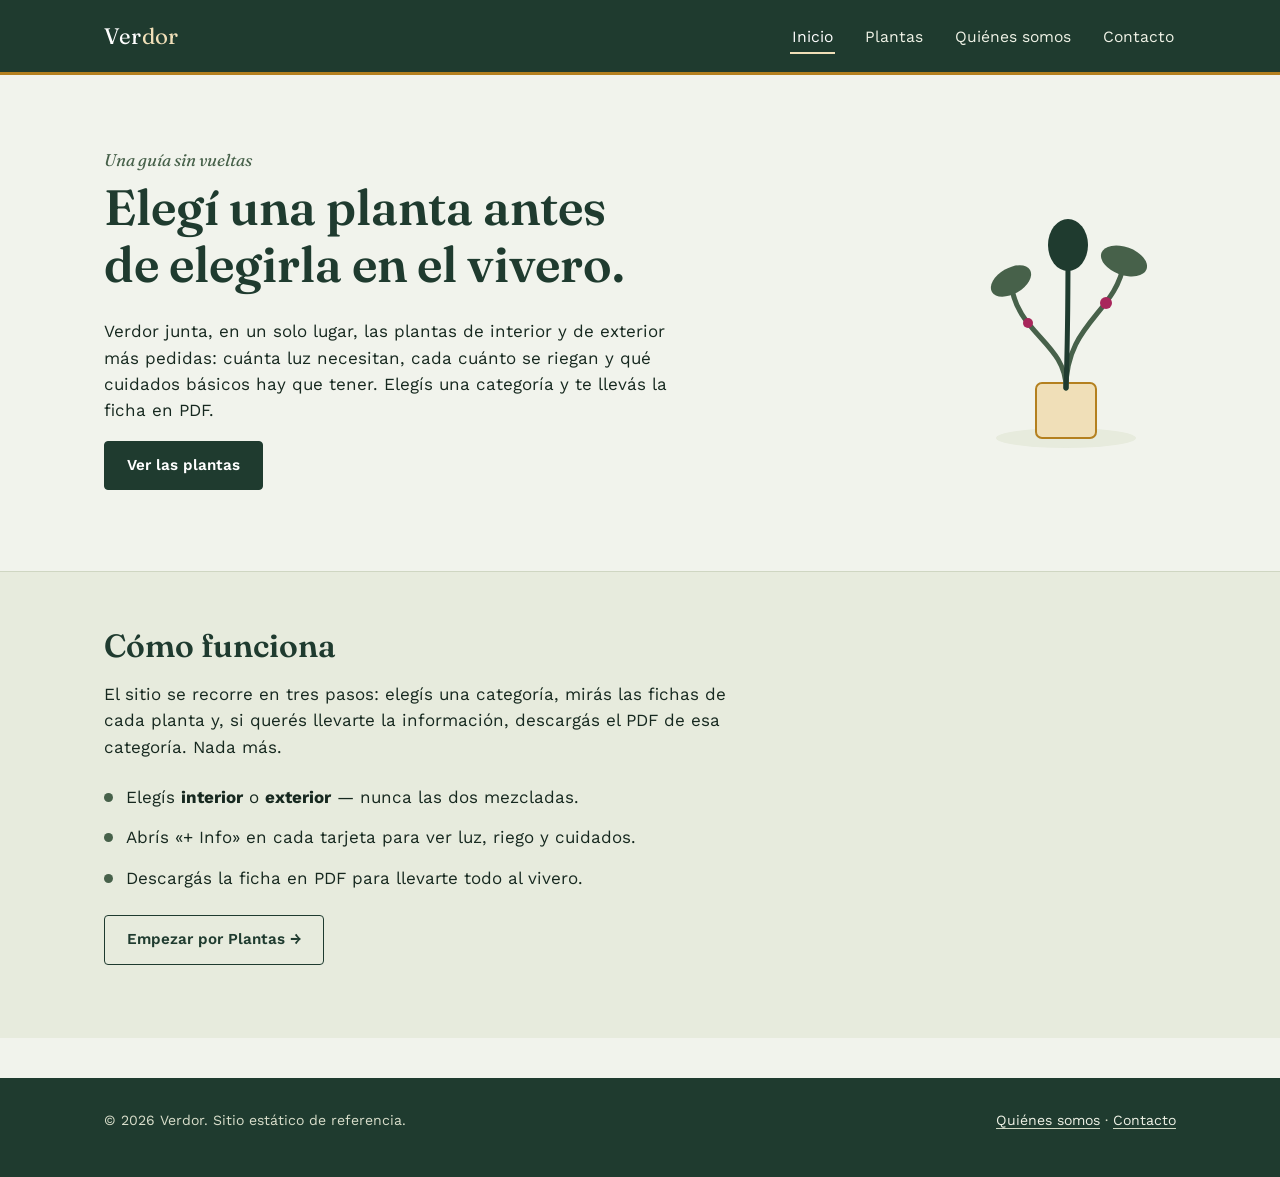
<file: Version de Claude/verdor/index.html>
<!DOCTYPE html>
<html lang="es">
<head>
<meta charset="UTF-8">
<meta name="viewport" content="width=device-width, initial-scale=1.0">
<title>Verdor — Guía de plantas de interior y exterior</title>
<meta name="description" content="Verdor: guía sencilla de plantas de interior y exterior, con fichas descargables en PDF.">
<link rel="preconnect" href="https://fonts.googleapis.com">
<link rel="preconnect" href="https://fonts.gstatic.com" crossorigin>
<link href="https://fonts.googleapis.com/css2?family=Fraunces:opsz,wght@9..144,500;9..144,600&family=Work+Sans:wght@400;500;600&display=swap" rel="stylesheet">
<link rel="stylesheet" href="estilosIA.css">
</head>
<body>

<header class="cabecera">
  <nav class="barra-nav">
    <a class="marca" href="index.html">Ver<span>dor</span></a>
    <input type="checkbox" id="nav-toggle" class="nav-caja">
    <label for="nav-toggle" class="nav-boton">Menú</label>
    <ul class="nav-enlaces">
      <li><a href="index.html" aria-current="page">Inicio</a></li>
      <li><a href="plantas.html">Plantas</a></li>
      <li><a href="quienes-somos.html">Quiénes somos</a></li>
      <li><a href="contacto.html">Contacto</a></li>
    </ul>
  </nav>
</header>

<main>
  <section class="heroe">
    <div class="envoltorio heroe-grilla">
      <div>
        <p class="eyebrow-planta">Una guía sin vueltas</p>
        <h1>Elegí una planta antes de elegirla en el vivero.</h1>
        <p class="medida-texto">Verdor junta, en un solo lugar, las plantas de interior y de exterior más pedidas: cuánta luz necesitan, cada cuánto se riegan y qué cuidados básicos hay que tener. Elegís una categoría y te llevás la ficha en PDF.</p>
        <p class="cta">
          <a class="boton boton-lleno" href="plantas.html">Ver las plantas</a>
        </p>
      </div>
      <div class="heroe-ilustracion" aria-hidden="true">
        <svg viewBox="0 0 220 260" width="220" height="260" xmlns="http://www.w3.org/2000/svg">
          <ellipse cx="110" cy="245" rx="70" ry="10" fill="#E7EBDD"/>
          <rect x="80" y="190" width="60" height="55" rx="6" fill="#F0DFB8" stroke="#B4801F" stroke-width="2"/>
          <path d="M110 195 C 110 150, 60 140, 55 90" stroke="#47614A" stroke-width="5" fill="none" stroke-linecap="round"/>
          <path d="M110 195 C 110 130, 160 120, 168 70" stroke="#47614A" stroke-width="5" fill="none" stroke-linecap="round"/>
          <path d="M110 195 C 112 140, 112 100, 112 55" stroke="#1F3B2F" stroke-width="5" fill="none" stroke-linecap="round"/>
          <ellipse cx="55" cy="88" rx="22" ry="13" fill="#47614A" transform="rotate(-30 55 88)"/>
          <ellipse cx="168" cy="68" rx="24" ry="14" fill="#47614A" transform="rotate(20 168 68)"/>
          <ellipse cx="112" cy="52" rx="20" ry="26" fill="#1F3B2F"/>
          <circle cx="150" cy="110" r="6" fill="#A8265B"/>
          <circle cx="72" cy="130" r="5" fill="#A8265B"/>
        </svg>
      </div>
    </div>
  </section>

  <section class="seccion franja-alt">
    <div class="envoltorio">
      <h2>Cómo funciona</h2>
      <p class="medida-texto">El sitio se recorre en tres pasos: elegís una categoría, mirás las fichas de cada planta y, si querés llevarte la información, descargás el PDF de esa categoría. Nada más.</p>
      <ul class="lista-valores">
        <li>Elegís <strong>interior</strong> o <strong>exterior</strong> — nunca las dos mezcladas.</li>
        <li>Abrís «+ Info» en cada tarjeta para ver luz, riego y cuidados.</li>
        <li>Descargás la ficha en PDF para llevarte todo al vivero.</li>
      </ul>
      <p><a class="boton" href="plantas.html">Empezar por Plantas →</a></p>
    </div>
  </section>
</main>

<footer class="pie">
  <div class="envoltorio">
    <p>© 2026 Verdor. Sitio estático de referencia.</p>
    <p><a href="quienes-somos.html">Quiénes somos</a> · <a href="contacto.html">Contacto</a></p>
  </div>
</footer>

</body>
</html>
</file>
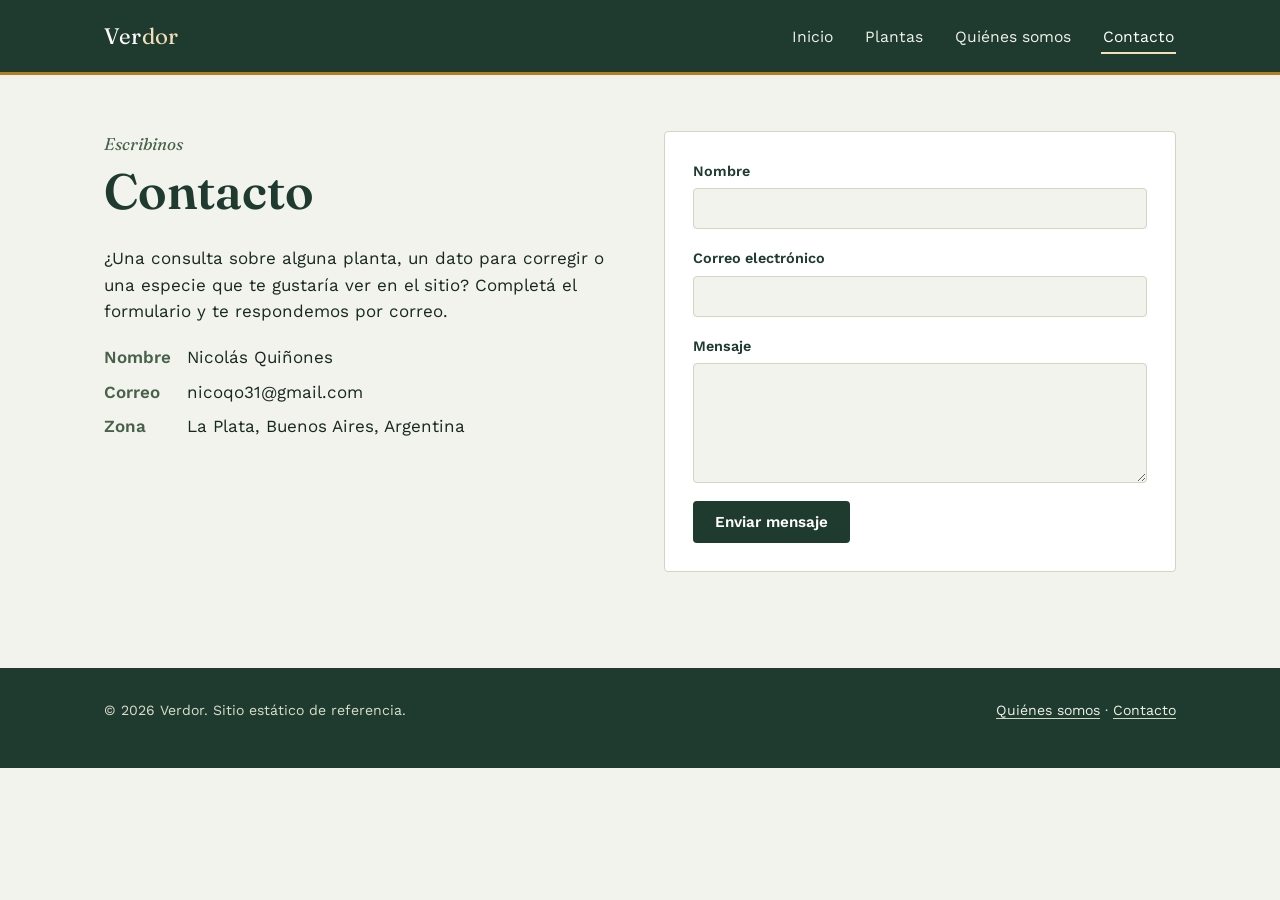
<file: Version de Claude/verdor/contacto.html>
<!DOCTYPE html>
<html lang="es">
<head>
<meta charset="UTF-8">
<meta name="viewport" content="width=device-width, initial-scale=1.0">
<title>Contacto — Verdor</title>
<meta name="description" content="Formulario de contacto del sitio Verdor.">
<link rel="preconnect" href="https://fonts.googleapis.com">
<link rel="preconnect" href="https://fonts.gstatic.com" crossorigin>
<link href="https://fonts.googleapis.com/css2?family=Fraunces:opsz,wght@9..144,500;9..144,600&family=Work+Sans:wght@400;500;600&display=swap" rel="stylesheet">
<link rel="stylesheet" href="estilosIA.css">
</head>
<body>

<header class="cabecera">
  <nav class="barra-nav">
    <a class="marca" href="index.html">Ver<span>dor</span></a>
    <input type="checkbox" id="nav-toggle" class="nav-caja">
    <label for="nav-toggle" class="nav-boton">Menú</label>
    <ul class="nav-enlaces">
      <li><a href="index.html">Inicio</a></li>
      <li><a href="plantas.html">Plantas</a></li>
      <li><a href="quienes-somos.html">Quiénes somos</a></li>
      <li><a href="contacto.html" aria-current="page">Contacto</a></li>
    </ul>
  </nav>
</header>

<main>
  <section class="seccion">
    <div class="envoltorio diseño-contacto">
      <div>
        <p class="eyebrow-planta">Escribinos</p>
        <h1>Contacto</h1>
        <p class="medida-texto">¿Una consulta sobre alguna planta, un dato para corregir o una especie que te gustaría ver en el sitio? Completá el formulario y te respondemos por correo.</p>

        <div class="info-contacto">
          <dl>
            <dt>Nombre</dt><dd>Nicolás Quiñones</dd>
            <dt>Correo</dt><dd>nicoqo31@gmail.com</dd>
            <dt>Zona</dt><dd>La Plata, Buenos Aires, Argentina</dd>
          </dl>
        </div>
      </div>

      <form class="formulario-contacto" action="mailto:nicoqo31@gmail.com" method="post" enctype="text/plain">
        <div class="campo">
          <label for="nombre">Nombre</label>
          <input type="text" id="nombre" name="nombre" required>
        </div>
        <div class="campo">
          <label for="correo">Correo electrónico</label>
          <input type="email" id="correo" name="correo" required>
        </div>
   
        <div class="campo">
          <label for="mensaje">Mensaje</label>
          <textarea id="mensaje" name="mensaje" required></textarea>
        </div>
        <button type="submit" class="boton boton-lleno enviar">Enviar mensaje</button>
      </form>
    </div>
  </section>
</main>

<footer class="pie">
  <div class="envoltorio">
    <p>© 2026 Verdor. Sitio estático de referencia.</p>
    <p><a href="quienes-somos.html">Quiénes somos</a> · <a href="contacto.html">Contacto</a></p>
  </div>
</footer>

</body>
</html>
</file>
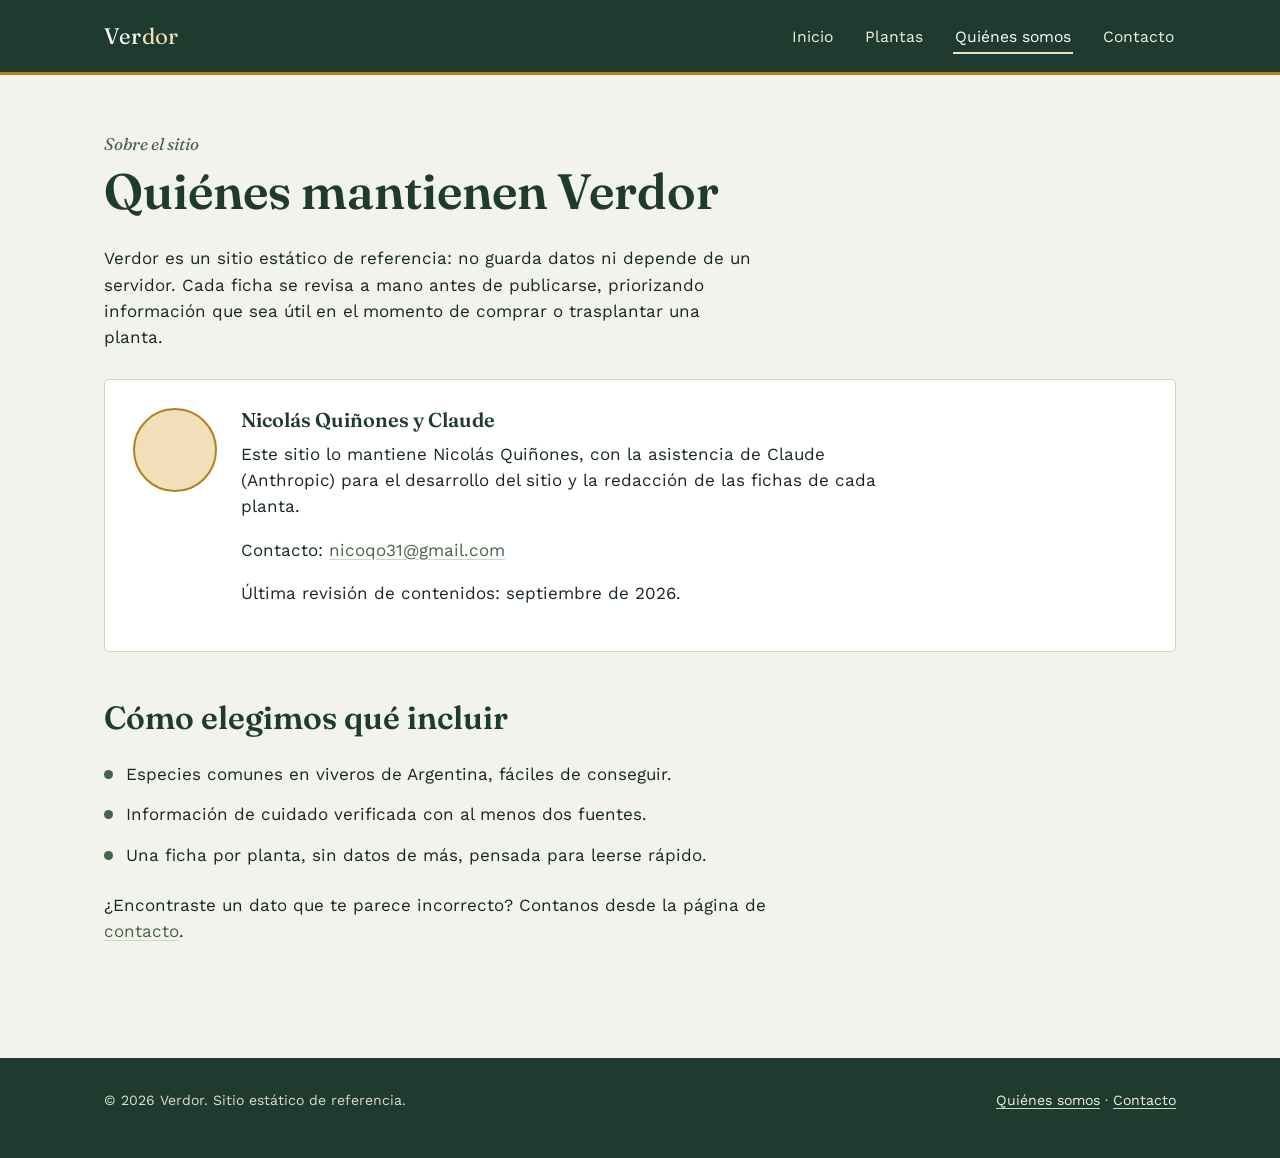
<file: Version de Claude/verdor/quienes-somos.html>
<!DOCTYPE html>
<html lang="es">
<head>
<meta charset="UTF-8">
<meta name="viewport" content="width=device-width, initial-scale=1.0">
<title>Quiénes somos — Verdor</title>
<meta name="description" content="Quién mantiene el sitio Verdor y con qué criterio se eligen las plantas.">
<link rel="preconnect" href="https://fonts.googleapis.com">
<link rel="preconnect" href="https://fonts.gstatic.com" crossorigin>
<link href="https://fonts.googleapis.com/css2?family=Fraunces:opsz,wght@9..144,500;9..144,600&family=Work+Sans:wght@400;500;600&display=swap" rel="stylesheet">
<link rel="stylesheet" href="estilosIA.css">
</head>
<body>

<header class="cabecera">
  <nav class="barra-nav">
    <a class="marca" href="index.html">Ver<span>dor</span></a>
    <input type="checkbox" id="nav-toggle" class="nav-caja">
    <label for="nav-toggle" class="nav-boton">Menú</label>
    <ul class="nav-enlaces">
      <li><a href="index.html">Inicio</a></li>
      <li><a href="plantas.html">Plantas</a></li>
      <li><a href="quienes-somos.html" aria-current="page">Quiénes somos</a></li>
      <li><a href="contacto.html">Contacto</a></li>
    </ul>
  </nav>
</header>

<main>
  <section class="seccion">
    <div class="envoltorio">
      <p class="eyebrow-planta">Sobre el sitio</p>
      <h1>Quiénes mantienen Verdor</h1>
      <p class="medida-texto">Verdor es un sitio estático de referencia: no guarda datos ni depende de un servidor. Cada ficha se revisa a mano antes de publicarse, priorizando información que sea útil en el momento de comprar o trasplantar una planta.</p>

      <div class="tarjeta-persona">
        <div class="avatar" aria-hidden="true"></div>
        <div>
          <h3>Nicolás Quiñones y Claude</h3>
          <p>Este sitio lo mantiene Nicolás Quiñones, con la asistencia de Claude (Anthropic) para el desarrollo del sitio y la redacción de las fichas de cada planta.</p>
          <p>Contacto: <a href="mailto:nicoqo31@gmail.com">nicoqo31@gmail.com</a></p>
          <p>Última revisión de contenidos: septiembre de 2026.</p>
        </div>
      </div>

      <h2 style="margin-top:48px">Cómo elegimos qué incluir</h2>
      <ul class="lista-valores">
        <li>Especies comunes en viveros de Argentina, fáciles de conseguir.</li>
        <li>Información de cuidado verificada con al menos dos fuentes.</li>
        <li>Una ficha por planta, sin datos de más, pensada para leerse rápido.</li>
      </ul>

      <p>¿Encontraste un dato que te parece incorrecto? Contanos desde la página de <a href="contacto.html">contacto</a>.</p>
    </div>
  </section>
</main>

<footer class="pie">
  <div class="envoltorio">
    <p>© 2026 Verdor. Sitio estático de referencia.</p>
    <p><a href="quienes-somos.html">Quiénes somos</a> · <a href="contacto.html">Contacto</a></p>
  </div>
</footer>

</body>
</html>
</file>
<file: Version de Claude/verdor/estilosIA.css>
/* =========================================================
   VERDOR — hoja de estilos global
   Paleta y tipografía definidas como variables (tokens)
   ========================================================= */

:root{
  /* color */
  --tinta:        #16281F;   /* texto principal, casi negro-verde */
  --papel:        #F1F3EC;   /* fondo general, blanco verdoso */
  --papel-alt:    #E7EBDD;   /* paneles / franjas alternas */
  --bosque:       #1F3B2F;   /* verde profundo — cabecera y footer */
  --musgo:        #47614A;   /* verde medio — textos secundarios, bordes */
  --linea:        #CFD6C2;   /* líneas finas / separadores */
  --oro:          #B4801F;   /* acento — categoría Interior */
  --oro-suave:    #F0DFB8;   /* relleno claro — categoría Interior */
  --flor:         #A8265B;   /* acento — categoría Exterior */
  --flor-suave:   #F2D3E1;   /* relleno claro — categoría Exterior */

  /* tipografia */
  --fuente-titular: "Fraunces", Georgia, "Times New Roman", serif;
  --fuente-texto:   "Work Sans", Arial, Helvetica, sans-serif;

  /* layout */
  --ancho-maximo: 1120px;
  --radio: 4px;
}

/* =========================================================
   Base
   ========================================================= */

*{
  box-sizing: border-box;
}

html{
  -webkit-text-size-adjust: 100%;
}

body{
  margin: 0;
  background: var(--papel);
  color: var(--tinta);
  font-family: var(--fuente-texto);
  font-size: 17px;
  line-height: 1.55;
  -webkit-font-smoothing: antialiased;
}

h1, h2, h3{
  font-family: var(--fuente-titular);
  font-weight: 600;
  line-height: 1.15;
  margin: 0 0 0.5em 0;
  color: var(--bosque);
}

h1{ font-size: clamp(2.1rem, 4vw, 3.1rem); }
h2{ font-size: clamp(1.5rem, 2.6vw, 2rem); }
h3{ font-size: 1.25rem; }

p{ margin: 0 0 1em 0; max-width: 62ch; }

a{
  color: var(--musgo);
  text-decoration: underline;
  text-decoration-color: var(--linea);
  text-underline-offset: 3px;
}
a:hover, a:focus{ color: var(--oro); }

a:focus-visible, button:focus-visible, summary:focus-visible,
input:focus-visible, textarea:focus-visible, label:focus-visible{
  outline: 2px solid var(--oro);
  outline-offset: 2px;
}

img{ max-width: 100%; display: block; }

.envoltorio{
  max-width: var(--ancho-maximo);
  margin: 0 auto;
  padding: 0 24px;
}

/* =========================================================
   Cabecera / navegación
   ========================================================= */

.cabecera{
  background: var(--bosque);
  border-bottom: 3px solid var(--oro);
}

.barra-nav{
  max-width: var(--ancho-maximo);
  margin: 0 auto;
  padding: 0 24px;
  display: flex;
  align-items: center;
  justify-content: space-between;
  min-height: 72px;
}

.marca{
  font-family: var(--fuente-titular);
  color: #fff;
  font-size: 1.4rem;
  text-decoration: none;
  letter-spacing: 0.01em;
}
.marca span{ color: var(--oro-suave); }
.marca:hover{ color: var(--oro-suave); }

.nav-enlaces{
  display: flex;
  gap: 28px;
  list-style: none;
  margin: 0;
  padding: 0;
}

.nav-enlaces a{
  color: #EFF2E6;
  text-decoration: none;
  font-size: 0.98rem;
  padding: 6px 2px;
  border-bottom: 2px solid transparent;
}

.nav-enlaces a:hover,
.nav-enlaces a:focus,
.nav-enlaces a[aria-current="page"]{
  border-bottom-color: var(--oro-suave);
  color: #fff;
}

/* Menú móvil por checkbox (sin JavaScript) */
.nav-boton{
  display: none;
}
.nav-caja{
  display: none;
}

@media (max-width: 760px){
  .nav-boton{
    display: block;
    background: none;
    border: 1px solid var(--oro-suave);
    color: #fff;
    font-family: var(--fuente-texto);
    font-size: 0.95rem;
    padding: 8px 14px;
    border-radius: var(--radio);
  }
  .nav-caja:checked ~ .nav-enlaces{
    display: flex;
  }
  .nav-enlaces{
    display: none;
    position: absolute;
    top: 72px;
    left: 0;
    right: 0;
    background: var(--bosque);
    flex-direction: column;
    gap: 0;
    padding: 8px 24px 18px;
    border-bottom: 3px solid var(--oro);
    z-index: 20;
  }
  .nav-enlaces a{
    padding: 12px 0;
    border-bottom: 1px solid rgba(255,255,255,0.12);
    width: 100%;
  }
  .barra-nav{ position: relative; }
}

/* =========================================================
   Héroe (portada)
   ========================================================= */

.heroe{
  padding: 72px 0 64px;
  border-bottom: 1px solid var(--linea);
}

.heroe-grilla{
  display: grid;
  grid-template-columns: 1.1fr 0.9fr;
  gap: 48px;
  align-items: center;
}

.heroe-ilustracion{
  justify-self: end;
}

.eyebrow-planta{
  font-family: var(--fuente-titular);
  font-style: italic;
  color: var(--musgo);
  margin-bottom: 6px;
}

.heroe .cta{
  margin-top: 8px;
}

@media (max-width: 820px){
  .heroe-grilla{
    grid-template-columns: 1fr;
  }
  .heroe-ilustracion{
    justify-self: center;
    order: -1;
    width: 200px;
  }
}

/* =========================================================
   Botones / enlaces de acción
   ========================================================= */

.boton{
  display: inline-block;
  font-family: var(--fuente-texto);
  font-weight: 600;
  font-size: 0.95rem;
  text-decoration: none;
  padding: 12px 22px;
  border: 1.5px solid var(--bosque);
  border-radius: var(--radio);
  color: var(--bosque);
  background: transparent;
}
.boton:hover, .boton:focus{
  background: var(--bosque);
  color: #fff;
  border-color: var(--bosque);
}

.boton-lleno{
  background: var(--bosque);
  color: #fff;
}
.boton-lleno:hover, .boton-lleno:focus{
  background: var(--musgo);
  border-color: var(--musgo);
  color: #fff;
}

.boton-pdf{
  border-color: var(--oro);
  color: var(--oro);
}
.boton-pdf:hover, .boton-pdf:focus{
  background: var(--oro);
  color: #fff;
}

.categoria-exterior .boton-pdf{
  border-color: var(--flor);
  color: var(--flor);
}
.categoria-exterior .boton-pdf:hover, .categoria-exterior .boton-pdf:focus{
  background: var(--flor);
  color: #fff;
}

/* =========================================================
   Selector de categorías (plantas.html)
   ========================================================= */

.seccion{
  padding: 56px 0;
}

.franja-alt{
  background: var(--papel-alt);
}

.selector-categorias{
  display: flex;
  gap: 12px;
  margin: 28px 0 8px;
  flex-wrap: wrap;
}

/* Ocultar los radio buttons reales; el control visual son los <label> */
.radio-categoria{
  position: absolute;
  opacity: 0;
  pointer-events: none;
}

.btn-categoria-tab{
  padding: 12px 24px;
  border: 1.5px solid var(--musgo);
  border-radius: var(--radio);
  background: #fff;
  color: var(--musgo);
  font-weight: 600;
  font-size: 0.95rem;
  cursor: pointer;
  user-select: none;
}

.btn-categoria-tab:hover{
  border-color: var(--oro);
}

/* Pestaña activa según qué radio está marcado */
#cat-interior:checked ~ .selector-categorias label[for="cat-interior"]{
  background: var(--oro);
  border-color: var(--oro);
  color: #fff;
}
#cat-exterior:checked ~ .selector-categorias label[for="cat-exterior"]{
  background: var(--flor);
  border-color: var(--flor);
  color: #fff;
}

/* Ocultar ambos bloques de contenido por defecto */
.contenido-categoria{
  display: none;
}

/* Mostrar solo el bloque de la categoría marcada: nunca las dos a la vez */
#cat-interior:checked ~ .categoria-interior{
  display: block;
}
#cat-exterior:checked ~ .categoria-exterior{
  display: block;
}

/* =========================================================
   Encabezado de categoría (interior.html / exterior.html)
   ========================================================= */

.encabezado-categoria{
  padding: 28px 0 20px;
  border-bottom: 1px solid var(--linea);
}

.encabezado-categoria .rotulo{
  font-family: var(--fuente-texto);
  font-size: 0.85rem;
  font-weight: 600;
  color: var(--musgo);
}

.encabezado-categoria.interior{ border-top: 6px solid var(--oro); }
.encabezado-categoria.exterior{ border-top: 6px solid var(--flor); }

.encabezado-categoria .acciones{
  margin-top: 20px;
  display: flex;
  gap: 14px;
  flex-wrap: wrap;
  align-items: center;
}

.encabezado-categoria .nota-pdf{
  font-size: 0.88rem;
  color: var(--musgo);
  margin: 0;
}

/* =========================================================
   Grilla y tarjetas de planta
   ========================================================= */

.grilla-plantas{
  display: grid;
  grid-template-columns: repeat(4, 1fr);
  gap: 22px;
  padding: 40px 0 64px;
}

@media (max-width: 980px){
  .grilla-plantas{ grid-template-columns: repeat(2, 1fr); }
}
@media (max-width: 560px){
  .grilla-plantas{ grid-template-columns: 1fr; }
}

.tarjeta-planta{
  /* "borde" — el marco visible de la tarjeta */
  border: 2px solid var(--musgo);
  border-radius: var(--radio);
  background: #fff;
  display: flex;
  flex-direction: column;
  overflow: hidden;
}

.categoria-interior .tarjeta-planta{ border-color: var(--oro); }
.categoria-exterior .tarjeta-planta{ border-color: var(--flor); }

.tarjeta-planta .titulo-planta{
  font-family: var(--fuente-titular);
  font-size: 1.05rem;
  padding: 14px 16px 8px;
  color: var(--bosque);
}

.tarjeta-planta .relleno{
  /* "relleno" — el área de imagen/ilustración de la tarjeta */
  aspect-ratio: 4 / 3;
  display: flex;
  align-items: center;
  justify-content: center;
  padding: 10px;
}

.tarjeta-planta .relleno svg{
  width: 100%;
  height: 100%;
}

.tarjeta-planta .relleno img{
  width: 100%;
  height: 100%;
  object-fit: cover;
  display: block;
}

.tarjeta-planta figcaption{
  font-size: 0.72rem;
  color: var(--musgo);
  padding: 4px 16px 0;
}

.tarjeta-planta details{
  border-top: 1px solid var(--linea);
  margin-top: auto;
  padding: 10px 16px 14px;
}

.tarjeta-planta summary{
  cursor: pointer;
  font-weight: 600;
  font-size: 0.92rem;
  color: var(--musgo);
  list-style: none;
}
.tarjeta-planta summary::-webkit-details-marker{ display: none; }
.tarjeta-planta summary::before{
  content: "+ ";
  font-weight: 700;
}
.tarjeta-planta details[open] summary::before{
  content: "− ";
}
.categoria-interior .tarjeta-planta summary{ color: var(--oro); }
.categoria-exterior .tarjeta-planta summary{ color: var(--flor); }

.tarjeta-planta .detalle-texto{
  margin-top: 8px;
  font-size: 0.92rem;
  color: var(--tinta);
}
.tarjeta-planta .detalle-texto p{ margin: 0 0 8px 0; }
.tarjeta-planta .detalle-texto dl{
  margin: 0;
  display: grid;
  grid-template-columns: auto 1fr;
  gap: 2px 10px;
  font-size: 0.88rem;
}
.tarjeta-planta .detalle-texto dt{ color: var(--musgo); font-weight: 600; }
.tarjeta-planta .detalle-texto dd{ margin: 0; }

.tarjeta-planta .descarga-individual{
  display: inline-block;
  margin-top: 10px;
  font-size: 0.85rem;
  font-weight: 600;
}
.categoria-interior .tarjeta-planta .descarga-individual{ color: var(--oro); }
.categoria-exterior .tarjeta-planta .descarga-individual{ color: var(--flor); }

/* =========================================================
   Quiénes somos
   ========================================================= */

.tarjeta-persona{
  display: flex;
  gap: 24px;
  align-items: flex-start;
  padding: 28px;
  background: #fff;
  border: 1px solid var(--linea);
  border-radius: var(--radio);
  margin-top: 28px;
}

.tarjeta-persona .avatar{
  flex: none;
  width: 84px;
  height: 84px;
  border-radius: 50%;
  background: var(--oro-suave);
  border: 2px solid var(--oro);
}

.lista-valores{
  padding: 0;
  margin: 24px 0;
  list-style: none;
  display: grid;
  gap: 14px;
}
.lista-valores li{
  padding-left: 22px;
  position: relative;
}
.lista-valores li::before{
  content: "";
  position: absolute;
  left: 0;
  top: 9px;
  width: 9px;
  height: 9px;
  background: var(--musgo);
  border-radius: 50%;
}

/* =========================================================
   Formulario de contacto
   ========================================================= */

.diseño-contacto{
  display: grid;
  grid-template-columns: 1fr 1fr;
  gap: 48px;
  align-items: start;
}

@media (max-width: 820px){
  .diseño-contacto{ grid-template-columns: 1fr; }
}

.formulario-contacto{
  display: grid;
  gap: 18px;
  background: #fff;
  border: 1px solid var(--linea);
  border-radius: var(--radio);
  padding: 28px;
}

.campo{
  display: grid;
  gap: 6px;
}

.campo label{
  font-size: 0.9rem;
  font-weight: 600;
  color: var(--bosque);
}

.campo input,
.campo select,
.campo textarea{
  font-family: var(--fuente-texto);
  font-size: 1rem;
  padding: 10px 12px;
  border: 1.5px solid var(--linea);
  border-radius: var(--radio);
  background: var(--papel);
  color: var(--tinta);
}

.campo input:focus,
.campo select:focus,
.campo textarea:focus{
  border-color: var(--oro);
  outline: none;
}

.campo textarea{ resize: vertical; min-height: 120px; }

.formulario-contacto .enviar{
  justify-self: start;
  border: none;
  cursor: pointer;
}

.info-contacto dl{
  display: grid;
  grid-template-columns: auto 1fr;
  gap: 8px 16px;
  margin: 20px 0 0;
}
.info-contacto dt{ color: var(--musgo); font-weight: 600; }
.info-contacto dd{ margin: 0; }

/* =========================================================
   Pie de página
   ========================================================= */

.pie{
  background: var(--bosque);
  color: #D9DECB;
  padding: 32px 0;
  margin-top: 40px;
}

.pie .envoltorio{
  display: flex;
  justify-content: space-between;
  flex-wrap: wrap;
  gap: 12px;
  font-size: 0.88rem;
}

.pie a{
  color: #EFF2E6;
}

/* =========================================================
   Utilidades
   ========================================================= */

.centrado{ text-align: center; }
.medida-texto{ max-width: 60ch; }
</file>
